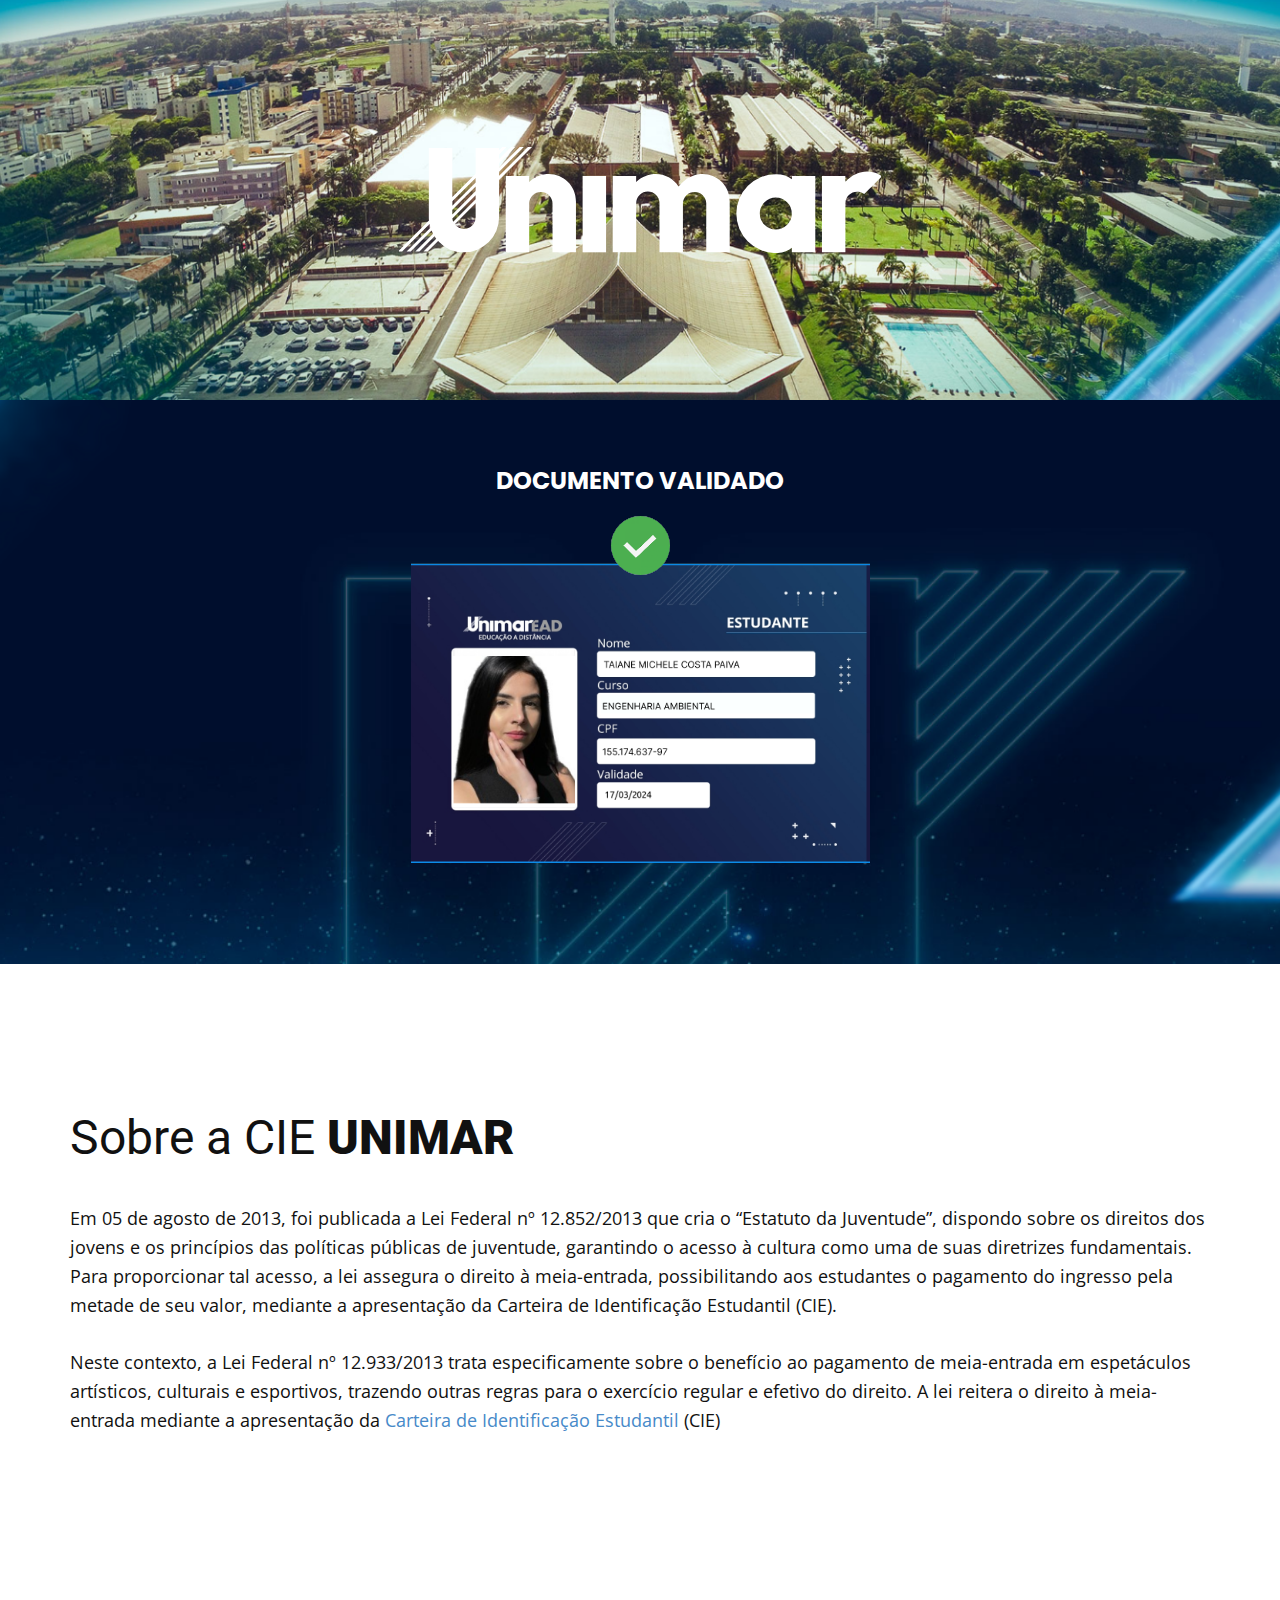
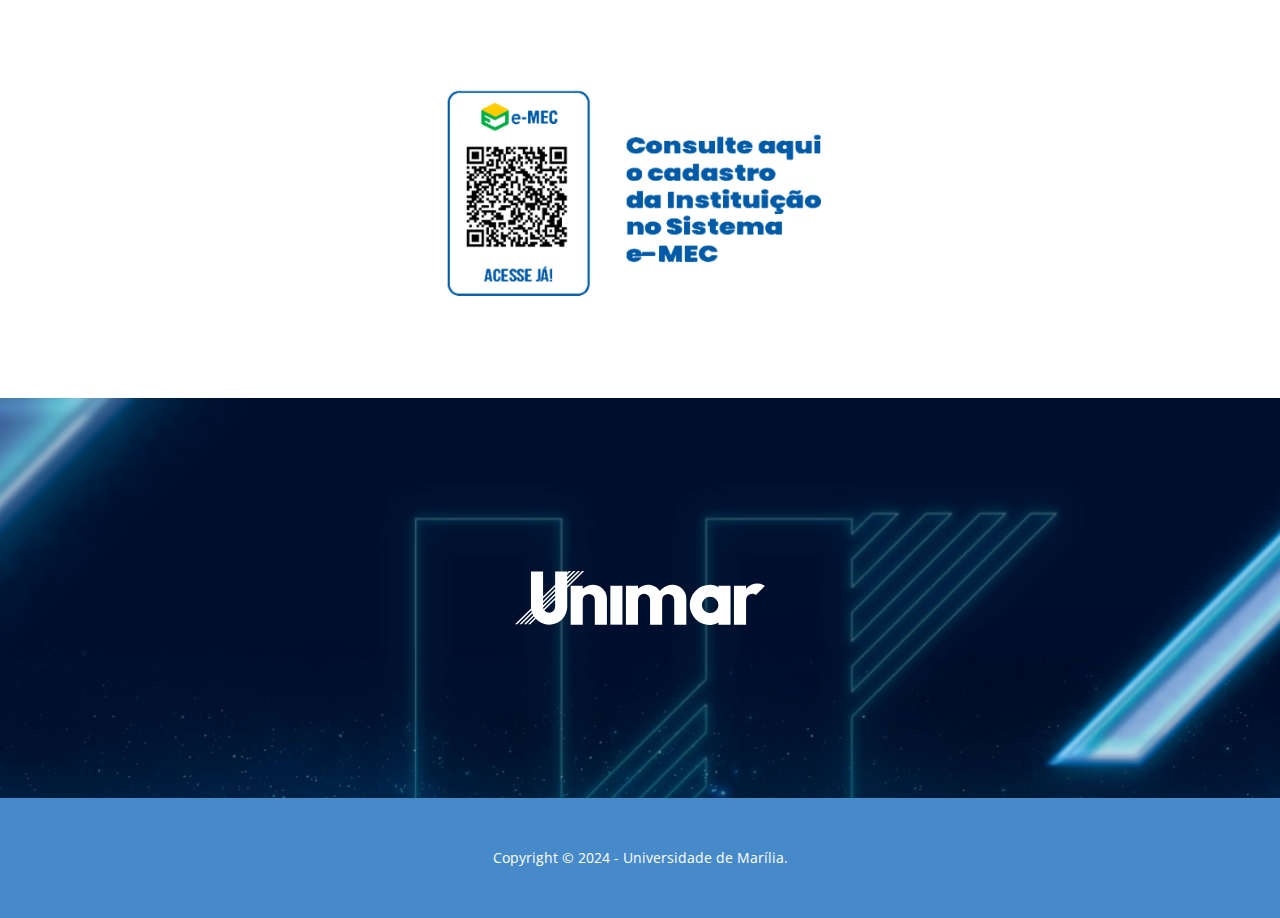
<file: index.html>
<!DOCTYPE html>
<html style="font-size: 16px;" lang="pt"><head>
    <meta name="viewport" content="width=device-width, initial-scale=1.0">
    <meta charset="utf-8">
    <meta name="keywords" content="Sobre a CIE UNIMAR">
    <meta name="description" content="">
    <title>validador</title>
    <link rel="stylesheet" href="nicepage.css" media="screen">
<link rel="stylesheet" href="validador.css" media="screen">
    <script class="u-script" type="text/javascript" src="jquery.js" defer=""></script>
    <script class="u-script" type="text/javascript" src="nicepage.js" defer=""></script>
    <meta name="generator" content="Nicepage 6.6.3, nicepage.com">
    <link id="u-theme-google-font" rel="stylesheet" href="https://fonts.googleapis.com/css?family=Roboto:100,100i,300,300i,400,400i,500,500i,700,700i,900,900i|Open+Sans:300,300i,400,400i,500,500i,600,600i,700,700i,800,800i">
    <link id="u-page-google-font" rel="stylesheet" href="https://fonts.googleapis.com/css?family=Poppins:100,100i,200,200i,300,300i,400,400i,500,500i,600,600i,700,700i,800,800i,900,900i">
    
    
    
    
    
    
    
    <script type="application/ld+json">{
		"@context": "http://schema.org",
		"@type": "Organization",
		"name": ""
}</script>
    <meta name="theme-color" content="#478ac9">
    <meta property="og:title" content="validador">
    <meta property="og:type" content="website">
  <meta data-intl-tel-input-cdn-path="intlTelInput/"></head>
  <body data-home-page="validador.html" data-home-page-title="validador" data-path-to-root="./" data-include-products="false" class="u-body u-xl-mode" data-lang="pt">
    <section class="u-clearfix u-image u-section-1" id="sec-1e8e" data-image-width="1338" data-image-height="598">
      <div class="u-clearfix u-sheet u-sheet-1">
        <img class="u-image u-image-default u-image-1" src="images/logo.svg" alt="" data-image-width="300" data-image-height="66">
      </div>
    </section>
    <section class="u-align-center u-clearfix u-image u-section-2" id="carousel_159d" data-image-width="1366" data-image-height="460">
      <div class="u-clearfix u-sheet u-sheet-1">
        <h4 class="u-custom-font u-text u-text-body-alt-color u-text-default u-text-1">DOCUMENTO VALIDADO </h4>
        <img class="u-expanded-width-xs u-image u-image-default u-image-1" src="images/Capturadetela2024-03-16120448.png" alt="" data-image-width="597" data-image-height="390">
        <div class="u-image u-image-circle u-image-2" data-image-width="225" data-image-height="225" data-href="https://nicepage.com"></div>
      </div>
    </section>
    <section class="u-clearfix u-section-3" id="carousel_49c8">
      <div class="u-clearfix u-sheet u-valign-middle u-sheet-1">
        <h2 class="u-align-left u-text u-text-default u-text-1">Sobre a CIE <span style="font-weight: 900;">UNIMAR</span>
        </h2>
        <p class="u-align-left u-text u-text-2"> Em 05 de agosto de 2013, foi publicada a Lei Federal nº 12.852/2013 que cria o “Estatuto da Juventude”, dispondo sobre os direitos dos jovens e os princípios das políticas públicas de juventude, garantindo o acesso à cultura como uma de suas diretrizes fundamentais. Para proporcionar tal acesso, a lei assegura o direito à meia-entrada, possibilitando aos estudantes o pagamento do ingresso pela metade de seu valor, mediante a apresentação da Carteira de Identificação Estudantil (CIE).<br>
          <br>Neste contexto, a Lei Federal nº 12.933/2013 trata especificamente sobre o benefício ao pagamento de meia-entrada em espetáculos artísticos, culturais e esportivos, trazendo outras regras para o exercício regular e efetivo do direito. A lei reitera o direito à meia-entrada mediante a apresentação da&nbsp;<a href="http://www.documentodoestudante.com.br/?utm_source=http://meiaentrada.org.br&amp;utm_medium=referral&amp;utm_campaign=leidaentraentrada" target="_blank" rel="noopener noreferrer" class="u-active-none u-border-none u-btn u-button-style u-hover-none u-none u-text-palette-1-base u-btn-1">Carteira de Identificação Estudantil</a>&nbsp;(CIE)<br>
        </p>
      </div>
    </section>
    <section class="u-clearfix u-container-align-center u-section-4" id="sec-b11f">
      <div class="u-clearfix u-sheet u-sheet-1">
        <img class="u-align-center u-image u-image-contain u-image-default u-image-1" src="images/Capturadetela2024-03-16115651.png" alt="" data-image-width="605" data-image-height="370">
      </div>
    </section>
    <section class="u-clearfix u-container-align-center u-image u-section-5" id="sec-9e96" data-image-width="1366" data-image-height="460">
      <div class="u-clearfix u-sheet u-sheet-1">
        <img class="u-image u-image-default u-preserve-proportions u-image-1" src="images/logo.svg" alt="" data-image-width="250" data-image-height="54">
      </div>
    </section>
    
    
    
    <footer class="u-align-center u-clearfix u-footer u-palette-1-base u-footer" id="sec-d7dd"><div class="u-clearfix u-sheet u-sheet-1">
        <p class="u-small-text u-text u-text-variant u-text-1"> Copyright © 2024 - Universidade de Marília.</p>
      </div></footer>
   
  
</body></html>
</file>
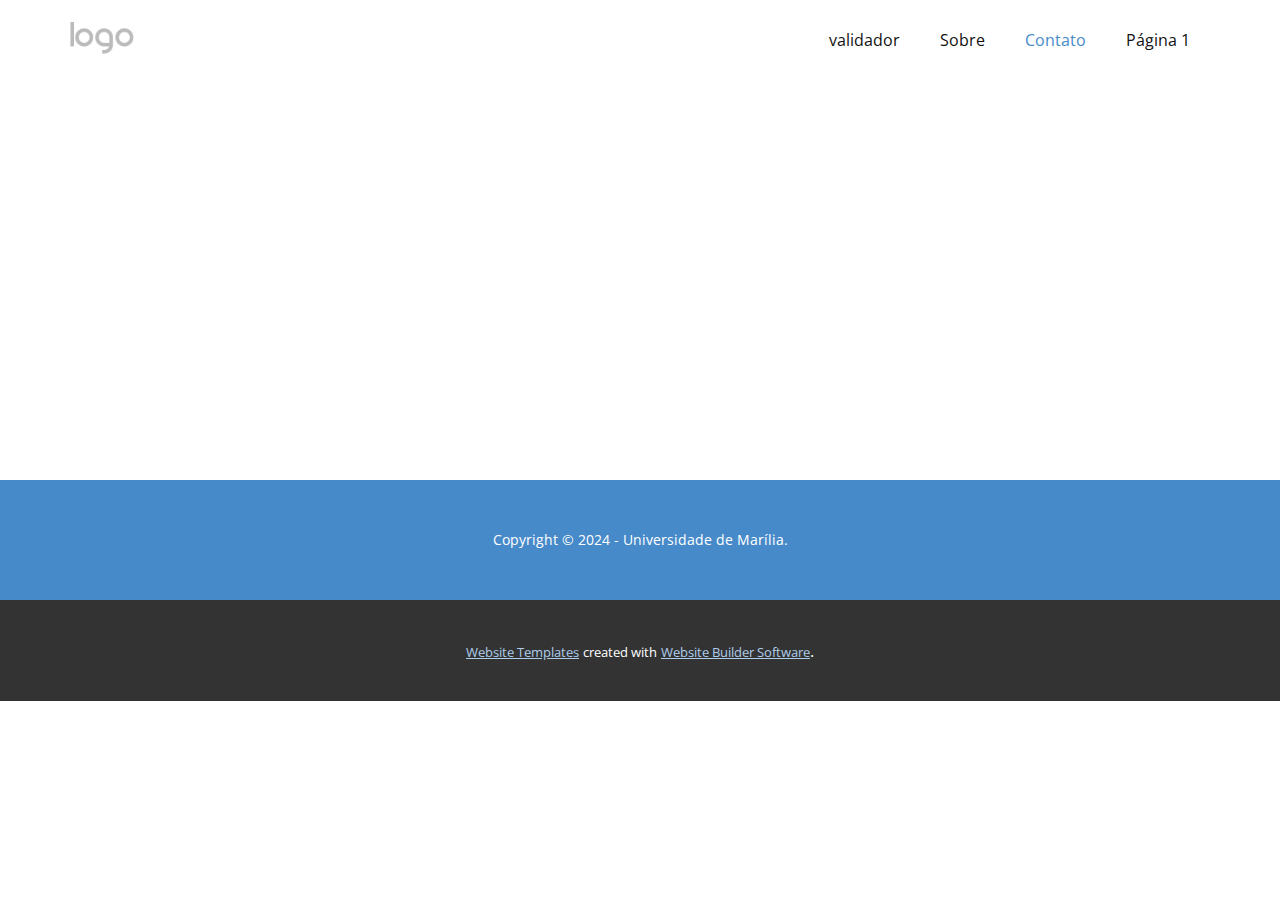
<file: Contato.html>
<!DOCTYPE html>
<html style="font-size: 16px;" lang="pt"><head>
    <meta name="viewport" content="width=device-width, initial-scale=1.0">
    <meta charset="utf-8">
    <meta name="keywords" content="">
    <meta name="description" content="">
    <title>Contato</title>
    <link rel="stylesheet" href="nicepage.css" media="screen">
<link rel="stylesheet" href="Contato.css" media="screen">
    <script class="u-script" type="text/javascript" src="jquery.js" defer=""></script>
    <script class="u-script" type="text/javascript" src="nicepage.js" defer=""></script>
    <meta name="generator" content="Nicepage 6.6.3, nicepage.com">
    <link id="u-theme-google-font" rel="stylesheet" href="https://fonts.googleapis.com/css?family=Roboto:100,100i,300,300i,400,400i,500,500i,700,700i,900,900i|Open+Sans:300,300i,400,400i,500,500i,600,600i,700,700i,800,800i">
    
    
    
    <script type="application/ld+json">{
		"@context": "http://schema.org",
		"@type": "Organization",
		"name": "",
		"logo": "images/default-logo.png"
}</script>
    <meta name="theme-color" content="#478ac9">
    <meta property="og:title" content="Contato">
    <meta property="og:type" content="website">
  <meta data-intl-tel-input-cdn-path="intlTelInput/"></head>
  <body data-path-to-root="./" data-include-products="false" class="u-body u-xl-mode" data-lang="pt"><header class="u-clearfix u-header u-header" id="sec-a5cb"><div class="u-clearfix u-sheet u-valign-middle u-sheet-1">
        <a href="https://nicepage.com" class="u-image u-logo u-image-1">
          <img src="images/default-logo.png" class="u-logo-image u-logo-image-1">
        </a>
        <nav class="u-menu u-menu-dropdown u-offcanvas u-menu-1">
          <div class="menu-collapse" style="font-size: 1rem; letter-spacing: 0px;">
            <a class="u-button-style u-custom-left-right-menu-spacing u-custom-padding-bottom u-custom-top-bottom-menu-spacing u-nav-link u-text-active-palette-1-base u-text-hover-palette-2-base" href="#">
              <svg class="u-svg-link" viewBox="0 0 24 24"><use xmlns:xlink="http://www.w3.org/1999/xlink" xlink:href="#menu-hamburger"></use></svg>
              <svg class="u-svg-content" version="1.1" id="menu-hamburger" viewBox="0 0 16 16" x="0px" y="0px" xmlns:xlink="http://www.w3.org/1999/xlink" xmlns="http://www.w3.org/2000/svg"><g><rect y="1" width="16" height="2"></rect><rect y="7" width="16" height="2"></rect><rect y="13" width="16" height="2"></rect>
</g></svg>
            </a>
          </div>
          <div class="u-nav-container">
            <ul class="u-nav u-unstyled u-nav-1"><li class="u-nav-item"><a class="u-button-style u-nav-link u-text-active-palette-1-base u-text-hover-palette-2-base" href="validador.html" style="padding: 10px 20px;">validador</a>
</li><li class="u-nav-item"><a class="u-button-style u-nav-link u-text-active-palette-1-base u-text-hover-palette-2-base" href="Sobre.html" style="padding: 10px 20px;">Sobre</a>
</li><li class="u-nav-item"><a class="u-button-style u-nav-link u-text-active-palette-1-base u-text-hover-palette-2-base" href="Contato.html" style="padding: 10px 20px;">Contato</a>
</li><li class="u-nav-item"><a class="u-button-style u-nav-link u-text-active-palette-1-base u-text-hover-palette-2-base" href="Página-1.html" style="padding: 10px 20px;">Página 1</a>
</li></ul>
          </div>
          <div class="u-nav-container-collapse">
            <div class="u-black u-container-style u-inner-container-layout u-opacity u-opacity-95 u-sidenav">
              <div class="u-inner-container-layout u-sidenav-overflow">
                <div class="u-menu-close"></div>
                <ul class="u-align-center u-nav u-popupmenu-items u-unstyled u-nav-2"><li class="u-nav-item"><a class="u-button-style u-nav-link" href="validador.html">validador</a>
</li><li class="u-nav-item"><a class="u-button-style u-nav-link" href="Sobre.html">Sobre</a>
</li><li class="u-nav-item"><a class="u-button-style u-nav-link" href="Contato.html">Contato</a>
</li><li class="u-nav-item"><a class="u-button-style u-nav-link" href="Página-1.html">Página 1</a>
</li></ul>
              </div>
            </div>
            <div class="u-black u-menu-overlay u-opacity u-opacity-70"></div>
          </div>
        </nav>
      </div></header>
    <section class="u-clearfix u-section-1" id="sec-7b63">
      <div class="u-clearfix u-sheet u-sheet-1"></div>
    </section>
    
    
    
    <footer class="u-align-center u-clearfix u-footer u-palette-1-base u-footer" id="sec-d7dd"><div class="u-clearfix u-sheet u-sheet-1">
        <p class="u-small-text u-text u-text-variant u-text-1"> Copyright © 2024 - Universidade de Marília.</p>
      </div></footer>
    <section class="u-backlink u-clearfix u-grey-80">
      <a class="u-link" href="https://nicepage.com/website-templates" target="_blank">
        <span>Website Templates</span>
      </a>
      <p class="u-text">
        <span>created with</span>
      </p>
      <a class="u-link" href="" target="_blank">
        <span>Website Builder Software</span>
      </a>. 
    </section>
  
</body></html>
</file>
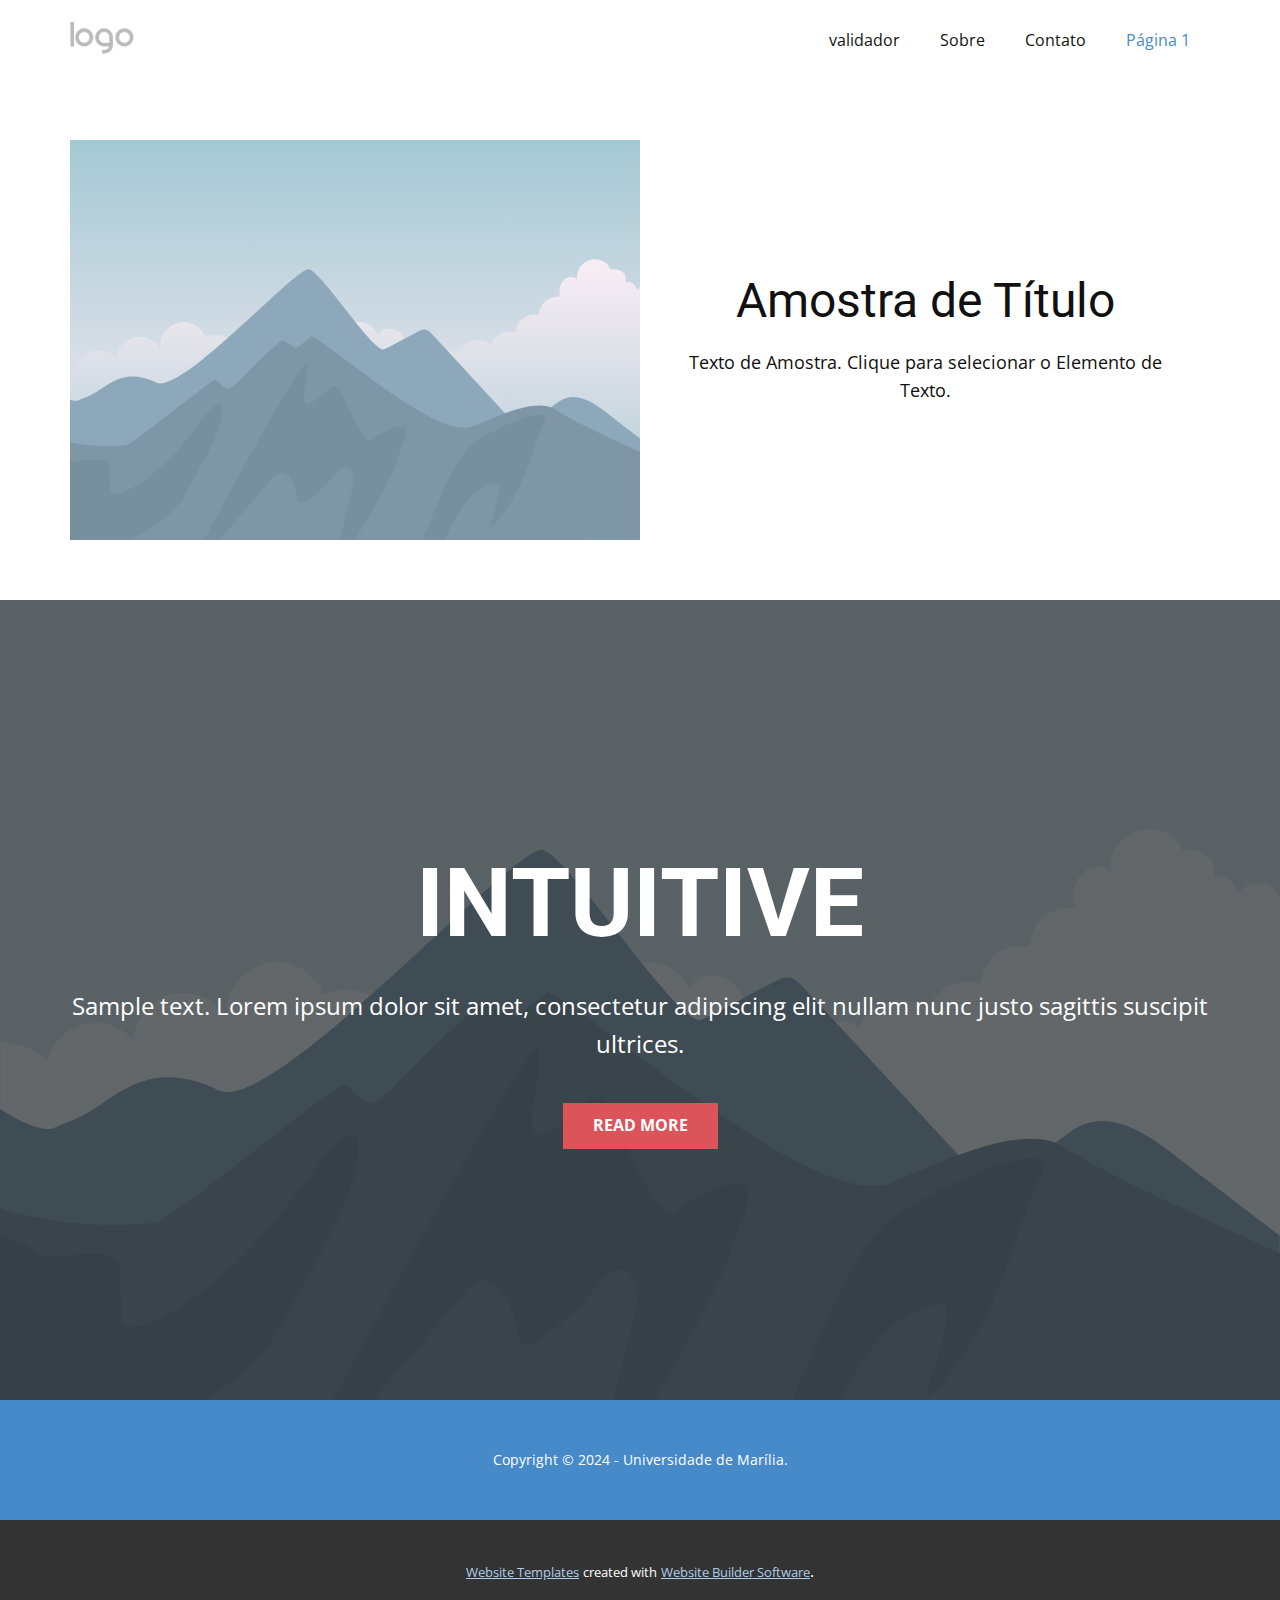
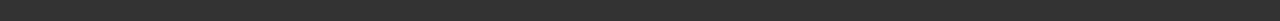
<file: Página-1.html>
<!DOCTYPE html>
<html style="font-size: 16px;" lang="pt"><head>
    <meta name="viewport" content="width=device-width, initial-scale=1.0">
    <meta charset="utf-8">
    <meta name="keywords" content="INTUITIVE">
    <meta name="description" content="">
    <title>Página 1</title>
    <link rel="stylesheet" href="nicepage.css" media="screen">
<link rel="stylesheet" href="Página-1.css" media="screen">
    <script class="u-script" type="text/javascript" src="jquery.js" defer=""></script>
    <script class="u-script" type="text/javascript" src="nicepage.js" defer=""></script>
    <meta name="generator" content="Nicepage 6.6.3, nicepage.com">
    <link id="u-theme-google-font" rel="stylesheet" href="https://fonts.googleapis.com/css?family=Roboto:100,100i,300,300i,400,400i,500,500i,700,700i,900,900i|Open+Sans:300,300i,400,400i,500,500i,600,600i,700,700i,800,800i">
    
    
    
    
    <script type="application/ld+json">{
		"@context": "http://schema.org",
		"@type": "Organization",
		"name": "",
		"logo": "images/default-logo.png"
}</script>
    <meta name="theme-color" content="#478ac9">
    <meta property="og:title" content="Página 1">
    <meta property="og:type" content="website">
  <meta data-intl-tel-input-cdn-path="intlTelInput/"></head>
  <body data-path-to-root="./" data-include-products="false" class="u-body u-xl-mode" data-lang="pt"><header class="u-clearfix u-header u-header" id="sec-a5cb"><div class="u-clearfix u-sheet u-valign-middle u-sheet-1">
        <a href="https://nicepage.com" class="u-image u-logo u-image-1">
          <img src="images/default-logo.png" class="u-logo-image u-logo-image-1">
        </a>
        <nav class="u-menu u-menu-dropdown u-offcanvas u-menu-1">
          <div class="menu-collapse" style="font-size: 1rem; letter-spacing: 0px;">
            <a class="u-button-style u-custom-left-right-menu-spacing u-custom-padding-bottom u-custom-top-bottom-menu-spacing u-nav-link u-text-active-palette-1-base u-text-hover-palette-2-base" href="#">
              <svg class="u-svg-link" viewBox="0 0 24 24"><use xmlns:xlink="http://www.w3.org/1999/xlink" xlink:href="#menu-hamburger"></use></svg>
              <svg class="u-svg-content" version="1.1" id="menu-hamburger" viewBox="0 0 16 16" x="0px" y="0px" xmlns:xlink="http://www.w3.org/1999/xlink" xmlns="http://www.w3.org/2000/svg"><g><rect y="1" width="16" height="2"></rect><rect y="7" width="16" height="2"></rect><rect y="13" width="16" height="2"></rect>
</g></svg>
            </a>
          </div>
          <div class="u-nav-container">
            <ul class="u-nav u-unstyled u-nav-1"><li class="u-nav-item"><a class="u-button-style u-nav-link u-text-active-palette-1-base u-text-hover-palette-2-base" href="validador.html" style="padding: 10px 20px;">validador</a>
</li><li class="u-nav-item"><a class="u-button-style u-nav-link u-text-active-palette-1-base u-text-hover-palette-2-base" href="Sobre.html" style="padding: 10px 20px;">Sobre</a>
</li><li class="u-nav-item"><a class="u-button-style u-nav-link u-text-active-palette-1-base u-text-hover-palette-2-base" href="Contato.html" style="padding: 10px 20px;">Contato</a>
</li><li class="u-nav-item"><a class="u-button-style u-nav-link u-text-active-palette-1-base u-text-hover-palette-2-base" href="Página-1.html" style="padding: 10px 20px;">Página 1</a>
</li></ul>
          </div>
          <div class="u-nav-container-collapse">
            <div class="u-black u-container-style u-inner-container-layout u-opacity u-opacity-95 u-sidenav">
              <div class="u-inner-container-layout u-sidenav-overflow">
                <div class="u-menu-close"></div>
                <ul class="u-align-center u-nav u-popupmenu-items u-unstyled u-nav-2"><li class="u-nav-item"><a class="u-button-style u-nav-link" href="validador.html">validador</a>
</li><li class="u-nav-item"><a class="u-button-style u-nav-link" href="Sobre.html">Sobre</a>
</li><li class="u-nav-item"><a class="u-button-style u-nav-link" href="Contato.html">Contato</a>
</li><li class="u-nav-item"><a class="u-button-style u-nav-link" href="Página-1.html">Página 1</a>
</li></ul>
              </div>
            </div>
            <div class="u-black u-menu-overlay u-opacity u-opacity-70"></div>
          </div>
        </nav>
      </div></header>
    <section class="u-clearfix u-section-1" id="sec-4a82">
      <div class="u-clearfix u-sheet u-sheet-1">
        <div class="data-layout-selected u-clearfix u-expanded-width u-layout-wrap u-layout-wrap-1">
          <div class="u-layout">
            <div class="u-layout-row">
              <div class="u-container-style u-image u-layout-cell u-size-30 u-image-1" data-image-width="400" data-image-height="265">
                <div class="u-container-layout u-container-layout-1"></div>
              </div>
              <div class="u-container-align-center u-container-style u-layout-cell u-size-30 u-layout-cell-2">
                <div class="u-container-layout u-valign-middle u-container-layout-2">
                  <h2 class="u-align-center u-text u-text-default u-text-1">Amostra de Título</h2>
                  <p class="u-align-center u-text u-text-default u-text-2">Texto de Amostra. Clique para selecionar o Elemento de Texto.</p>
                </div>
              </div>
            </div>
          </div>
        </div>
      </div>
    </section>
    <section class="u-align-center u-clearfix u-container-align-center u-image u-shading u-section-2" id="sec-bd46">
      <div class="u-clearfix u-sheet u-valign-middle u-sheet-1">
        <h1 class="u-align-center u-text u-text-default u-title u-text-1">INTUITIVE</h1>
        <p class="u-align-center u-large-text u-text u-text-default u-text-variant u-text-2">Sample text. Lorem ipsum dolor sit amet, consectetur adipiscing elit nullam nunc justo sagittis suscipit ultrices.</p>
        <a href="#" class="u-align-center u-btn u-button-style u-palette-2-base u-btn-1">Read More</a>
      </div>
    </section>
    
    
    
    <footer class="u-align-center u-clearfix u-footer u-palette-1-base u-footer" id="sec-d7dd"><div class="u-clearfix u-sheet u-sheet-1">
        <p class="u-small-text u-text u-text-variant u-text-1"> Copyright © 2024 - Universidade de Marília.</p>
      </div></footer>
    <section class="u-backlink u-clearfix u-grey-80">
      <a class="u-link" href="https://nicepage.com/website-templates" target="_blank">
        <span>Website Templates</span>
      </a>
      <p class="u-text">
        <span>created with</span>
      </p>
      <a class="u-link" href="" target="_blank">
        <span>Website Builder Software</span>
      </a>. 
    </section>
  
</body></html>
</file>
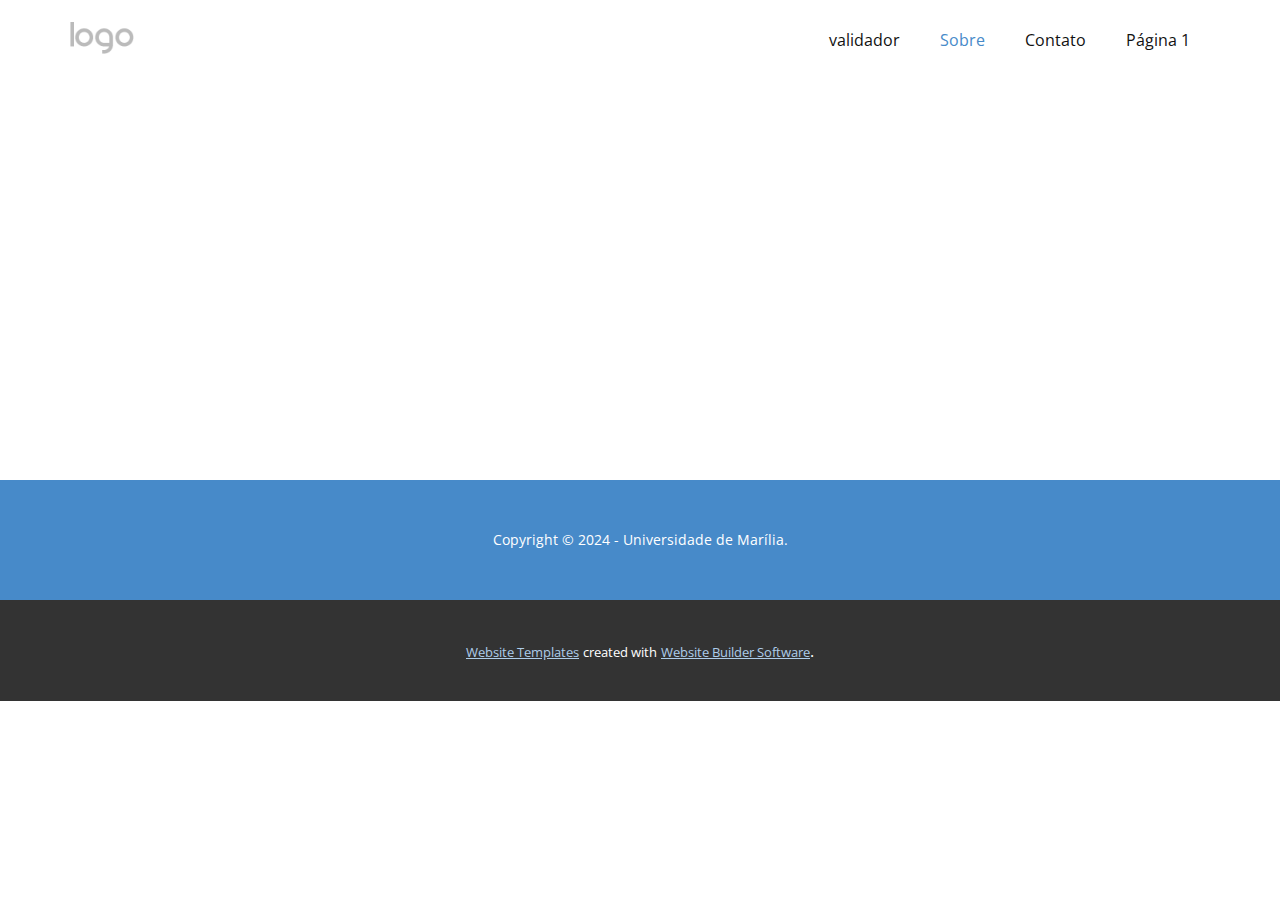
<file: Sobre.html>
<!DOCTYPE html>
<html style="font-size: 16px;" lang="pt"><head>
    <meta name="viewport" content="width=device-width, initial-scale=1.0">
    <meta charset="utf-8">
    <meta name="keywords" content="">
    <meta name="description" content="">
    <title>Sobre</title>
    <link rel="stylesheet" href="nicepage.css" media="screen">
<link rel="stylesheet" href="Sobre.css" media="screen">
    <script class="u-script" type="text/javascript" src="jquery.js" defer=""></script>
    <script class="u-script" type="text/javascript" src="nicepage.js" defer=""></script>
    <meta name="generator" content="Nicepage 6.6.3, nicepage.com">
    <link id="u-theme-google-font" rel="stylesheet" href="https://fonts.googleapis.com/css?family=Roboto:100,100i,300,300i,400,400i,500,500i,700,700i,900,900i|Open+Sans:300,300i,400,400i,500,500i,600,600i,700,700i,800,800i">
    
    
    
    <script type="application/ld+json">{
		"@context": "http://schema.org",
		"@type": "Organization",
		"name": "",
		"logo": "images/default-logo.png"
}</script>
    <meta name="theme-color" content="#478ac9">
    <meta property="og:title" content="Sobre">
    <meta property="og:type" content="website">
  <meta data-intl-tel-input-cdn-path="intlTelInput/"></head>
  <body data-path-to-root="./" data-include-products="false" class="u-body u-xl-mode" data-lang="pt"><header class="u-clearfix u-header u-header" id="sec-a5cb"><div class="u-clearfix u-sheet u-valign-middle u-sheet-1">
        <a href="https://nicepage.com" class="u-image u-logo u-image-1">
          <img src="images/default-logo.png" class="u-logo-image u-logo-image-1">
        </a>
        <nav class="u-menu u-menu-dropdown u-offcanvas u-menu-1">
          <div class="menu-collapse" style="font-size: 1rem; letter-spacing: 0px;">
            <a class="u-button-style u-custom-left-right-menu-spacing u-custom-padding-bottom u-custom-top-bottom-menu-spacing u-nav-link u-text-active-palette-1-base u-text-hover-palette-2-base" href="#">
              <svg class="u-svg-link" viewBox="0 0 24 24"><use xmlns:xlink="http://www.w3.org/1999/xlink" xlink:href="#menu-hamburger"></use></svg>
              <svg class="u-svg-content" version="1.1" id="menu-hamburger" viewBox="0 0 16 16" x="0px" y="0px" xmlns:xlink="http://www.w3.org/1999/xlink" xmlns="http://www.w3.org/2000/svg"><g><rect y="1" width="16" height="2"></rect><rect y="7" width="16" height="2"></rect><rect y="13" width="16" height="2"></rect>
</g></svg>
            </a>
          </div>
          <div class="u-nav-container">
            <ul class="u-nav u-unstyled u-nav-1"><li class="u-nav-item"><a class="u-button-style u-nav-link u-text-active-palette-1-base u-text-hover-palette-2-base" href="validador.html" style="padding: 10px 20px;">validador</a>
</li><li class="u-nav-item"><a class="u-button-style u-nav-link u-text-active-palette-1-base u-text-hover-palette-2-base" href="Sobre.html" style="padding: 10px 20px;">Sobre</a>
</li><li class="u-nav-item"><a class="u-button-style u-nav-link u-text-active-palette-1-base u-text-hover-palette-2-base" href="Contato.html" style="padding: 10px 20px;">Contato</a>
</li><li class="u-nav-item"><a class="u-button-style u-nav-link u-text-active-palette-1-base u-text-hover-palette-2-base" href="Página-1.html" style="padding: 10px 20px;">Página 1</a>
</li></ul>
          </div>
          <div class="u-nav-container-collapse">
            <div class="u-black u-container-style u-inner-container-layout u-opacity u-opacity-95 u-sidenav">
              <div class="u-inner-container-layout u-sidenav-overflow">
                <div class="u-menu-close"></div>
                <ul class="u-align-center u-nav u-popupmenu-items u-unstyled u-nav-2"><li class="u-nav-item"><a class="u-button-style u-nav-link" href="validador.html">validador</a>
</li><li class="u-nav-item"><a class="u-button-style u-nav-link" href="Sobre.html">Sobre</a>
</li><li class="u-nav-item"><a class="u-button-style u-nav-link" href="Contato.html">Contato</a>
</li><li class="u-nav-item"><a class="u-button-style u-nav-link" href="Página-1.html">Página 1</a>
</li></ul>
              </div>
            </div>
            <div class="u-black u-menu-overlay u-opacity u-opacity-70"></div>
          </div>
        </nav>
      </div></header>
    <section class="u-clearfix u-section-1" id="sec-b0b9">
      <div class="u-clearfix u-sheet u-sheet-1"></div>
    </section>
    
    
    
    <footer class="u-align-center u-clearfix u-footer u-palette-1-base u-footer" id="sec-d7dd"><div class="u-clearfix u-sheet u-sheet-1">
        <p class="u-small-text u-text u-text-variant u-text-1"> Copyright © 2024 - Universidade de Marília.</p>
      </div></footer>
    <section class="u-backlink u-clearfix u-grey-80">
      <a class="u-link" href="https://nicepage.com/website-templates" target="_blank">
        <span>Website Templates</span>
      </a>
      <p class="u-text">
        <span>created with</span>
      </p>
      <a class="u-link" href="" target="_blank">
        <span>Website Builder Software</span>
      </a>. 
    </section>
  
</body></html>
</file>
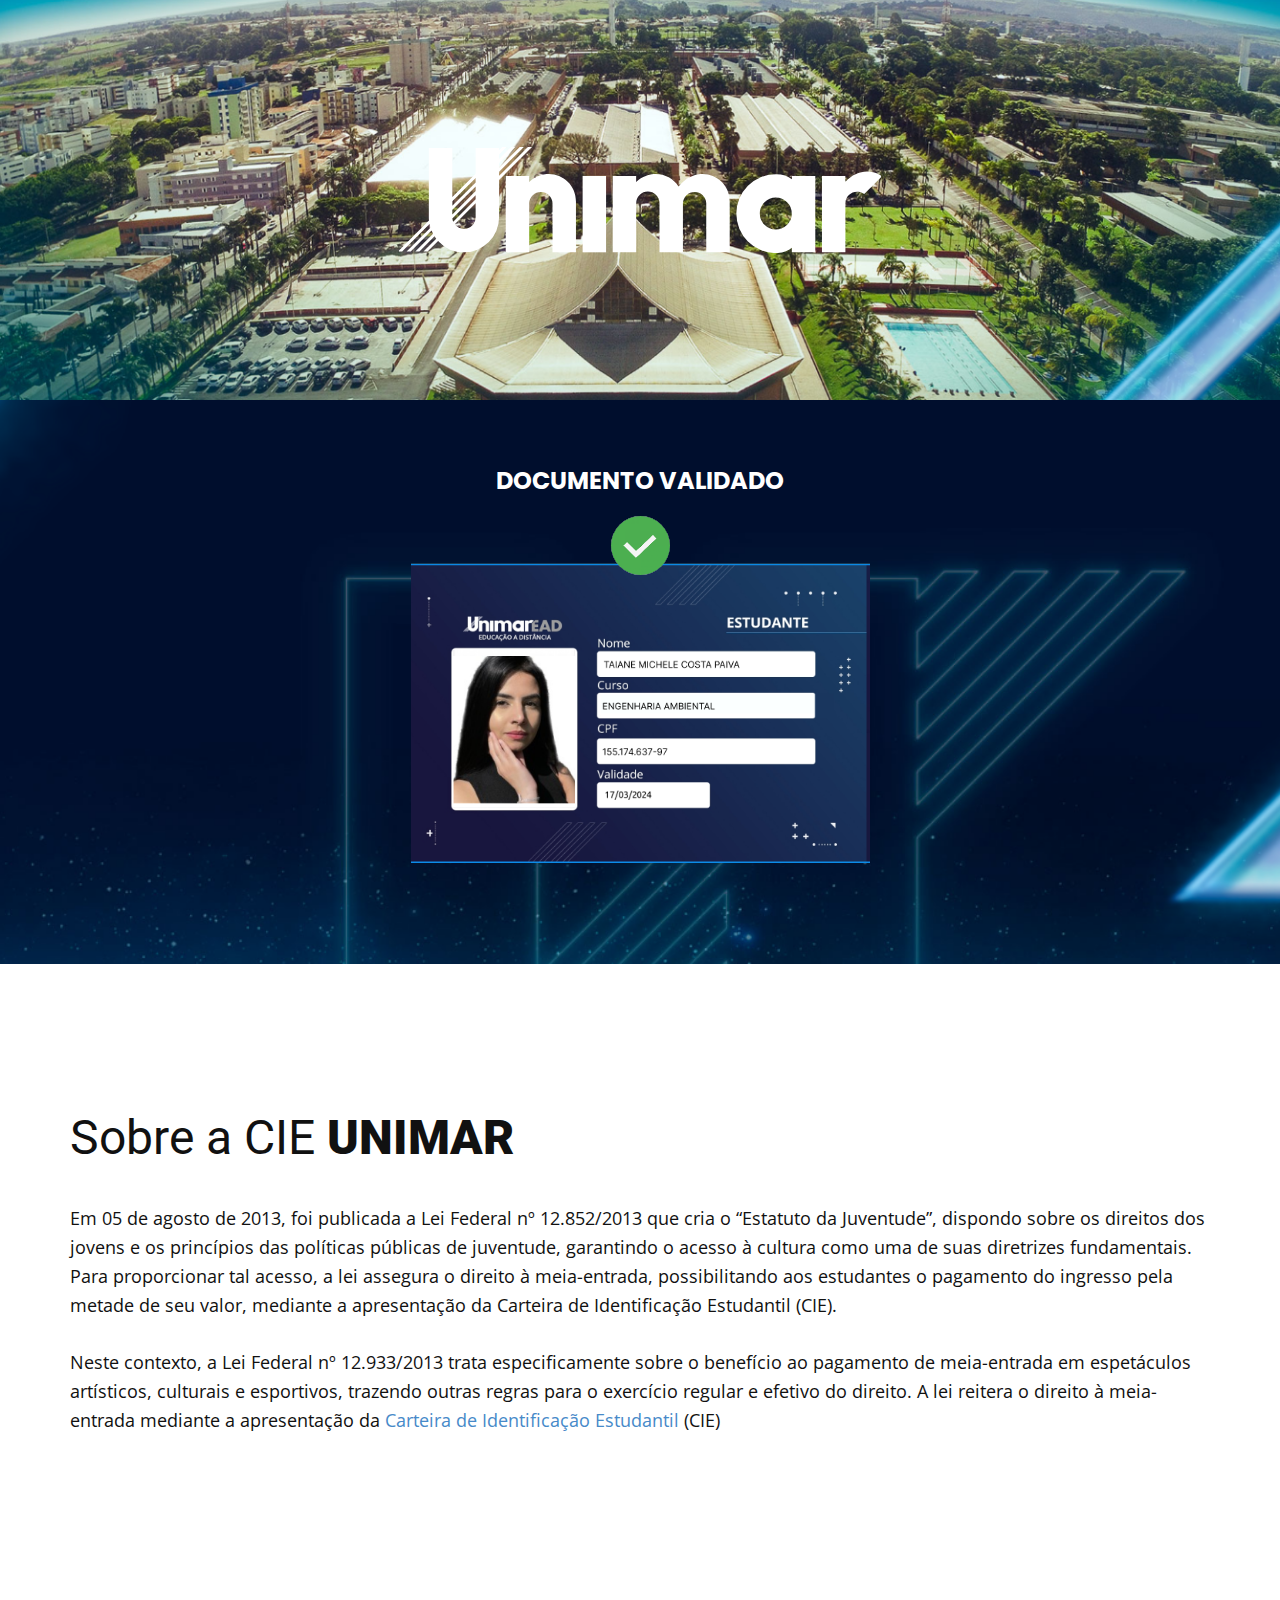
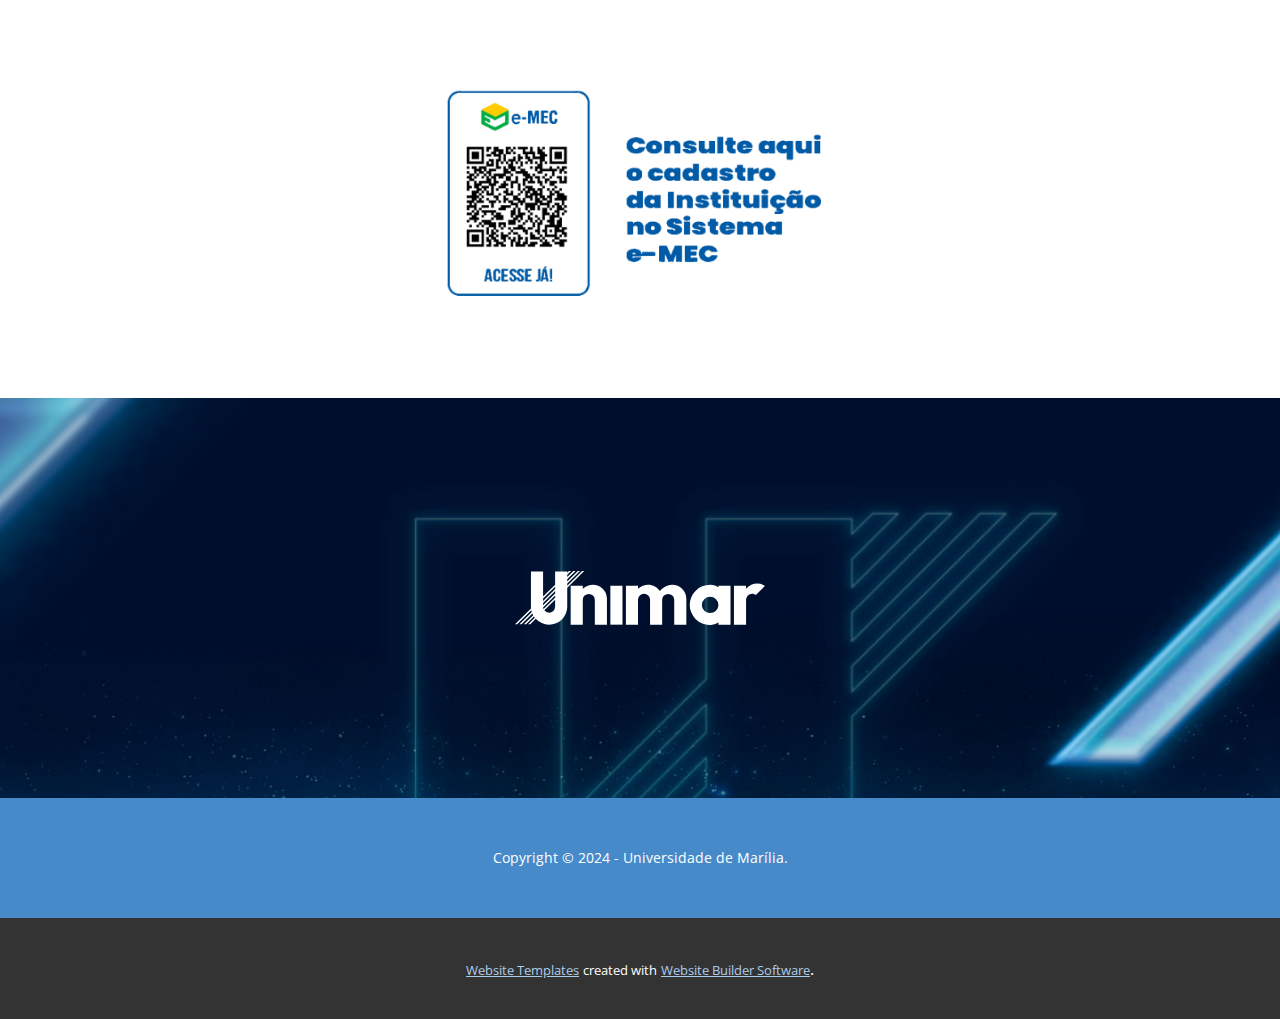
<file: validador.html>
<!DOCTYPE html>
<html style="font-size: 16px;" lang="pt"><head>
    <meta name="viewport" content="width=device-width, initial-scale=1.0">
    <meta charset="utf-8">
    <meta name="keywords" content="Sobre a CIE UNIMAR">
    <meta name="description" content="">
    <title>validador</title>
    <link rel="stylesheet" href="nicepage.css" media="screen">
<link rel="stylesheet" href="validador.css" media="screen">
    <script class="u-script" type="text/javascript" src="jquery.js" defer=""></script>
    <script class="u-script" type="text/javascript" src="nicepage.js" defer=""></script>
    <meta name="generator" content="Nicepage 6.6.3, nicepage.com">
    <link id="u-theme-google-font" rel="stylesheet" href="https://fonts.googleapis.com/css?family=Roboto:100,100i,300,300i,400,400i,500,500i,700,700i,900,900i|Open+Sans:300,300i,400,400i,500,500i,600,600i,700,700i,800,800i">
    <link id="u-page-google-font" rel="stylesheet" href="https://fonts.googleapis.com/css?family=Poppins:100,100i,200,200i,300,300i,400,400i,500,500i,600,600i,700,700i,800,800i,900,900i">
    
    
    
    
    
    
    
    <script type="application/ld+json">{
		"@context": "http://schema.org",
		"@type": "Organization",
		"name": ""
}</script>
    <meta name="theme-color" content="#478ac9">
    <meta property="og:title" content="validador">
    <meta property="og:type" content="website">
  <meta data-intl-tel-input-cdn-path="intlTelInput/"></head>
  <body data-path-to-root="./" data-include-products="false" class="u-body u-xl-mode" data-lang="pt">
    <section class="u-clearfix u-image u-section-1" id="sec-1e8e" data-image-width="1338" data-image-height="598">
      <div class="u-clearfix u-sheet u-sheet-1">
        <img class="u-image u-image-default u-image-1" src="images/logo.svg" alt="" data-image-width="300" data-image-height="66">
      </div>
    </section>
    <section class="u-align-center u-clearfix u-image u-section-2" id="carousel_159d" data-image-width="1366" data-image-height="460">
      <div class="u-clearfix u-sheet u-sheet-1">
        <h4 class="u-custom-font u-text u-text-body-alt-color u-text-default u-text-1">DOCUMENTO VALIDADO </h4>
        <img class="u-expanded-width-xs u-image u-image-default u-image-1" src="images/Capturadetela2024-03-16120448.png" alt="" data-image-width="597" data-image-height="390">
        <div class="u-image u-image-circle u-image-2" data-image-width="225" data-image-height="225" data-href="https://nicepage.com"></div>
      </div>
    </section>
    <section class="u-clearfix u-section-3" id="carousel_49c8">
      <div class="u-clearfix u-sheet u-valign-middle u-sheet-1">
        <h2 class="u-align-left u-text u-text-default u-text-1">Sobre a CIE <span style="font-weight: 900;">UNIMAR</span>
        </h2>
        <p class="u-align-left u-text u-text-2"> Em 05 de agosto de 2013, foi publicada a Lei Federal nº 12.852/2013 que cria o “Estatuto da Juventude”, dispondo sobre os direitos dos jovens e os princípios das políticas públicas de juventude, garantindo o acesso à cultura como uma de suas diretrizes fundamentais. Para proporcionar tal acesso, a lei assegura o direito à meia-entrada, possibilitando aos estudantes o pagamento do ingresso pela metade de seu valor, mediante a apresentação da Carteira de Identificação Estudantil (CIE).<br>
          <br>Neste contexto, a Lei Federal nº 12.933/2013 trata especificamente sobre o benefício ao pagamento de meia-entrada em espetáculos artísticos, culturais e esportivos, trazendo outras regras para o exercício regular e efetivo do direito. A lei reitera o direito à meia-entrada mediante a apresentação da&nbsp;<a href="http://www.documentodoestudante.com.br/?utm_source=http://meiaentrada.org.br&amp;utm_medium=referral&amp;utm_campaign=leidaentraentrada" target="_blank" rel="noopener noreferrer" class="u-active-none u-border-none u-btn u-button-style u-hover-none u-none u-text-palette-1-base u-btn-1">Carteira de Identificação Estudantil</a>&nbsp;(CIE)<br>
        </p>
      </div>
    </section>
    <section class="u-clearfix u-container-align-center u-section-4" id="sec-b11f">
      <div class="u-clearfix u-sheet u-sheet-1">
        <img class="u-align-center u-image u-image-contain u-image-default u-image-1" src="images/Capturadetela2024-03-16115651.png" alt="" data-image-width="605" data-image-height="370">
      </div>
    </section>
    <section class="u-clearfix u-container-align-center u-image u-section-5" id="sec-9e96" data-image-width="1366" data-image-height="460">
      <div class="u-clearfix u-sheet u-sheet-1">
        <img class="u-image u-image-default u-preserve-proportions u-image-1" src="images/logo.svg" alt="" data-image-width="250" data-image-height="54">
      </div>
    </section>
    
    
    
    <footer class="u-align-center u-clearfix u-footer u-palette-1-base u-footer" id="sec-d7dd"><div class="u-clearfix u-sheet u-sheet-1">
        <p class="u-small-text u-text u-text-variant u-text-1"> Copyright © 2024 - Universidade de Marília.</p>
      </div></footer>
    <section class="u-backlink u-clearfix u-grey-80">
      <a class="u-link" href="https://nicepage.com/website-templates" target="_blank">
        <span>Website Templates</span>
      </a>
      <p class="u-text">
        <span>created with</span>
      </p>
      <a class="u-link" href="" target="_blank">
        <span>Website Builder Software</span>
      </a>. 
    </section>
  
</body></html>
</file>
